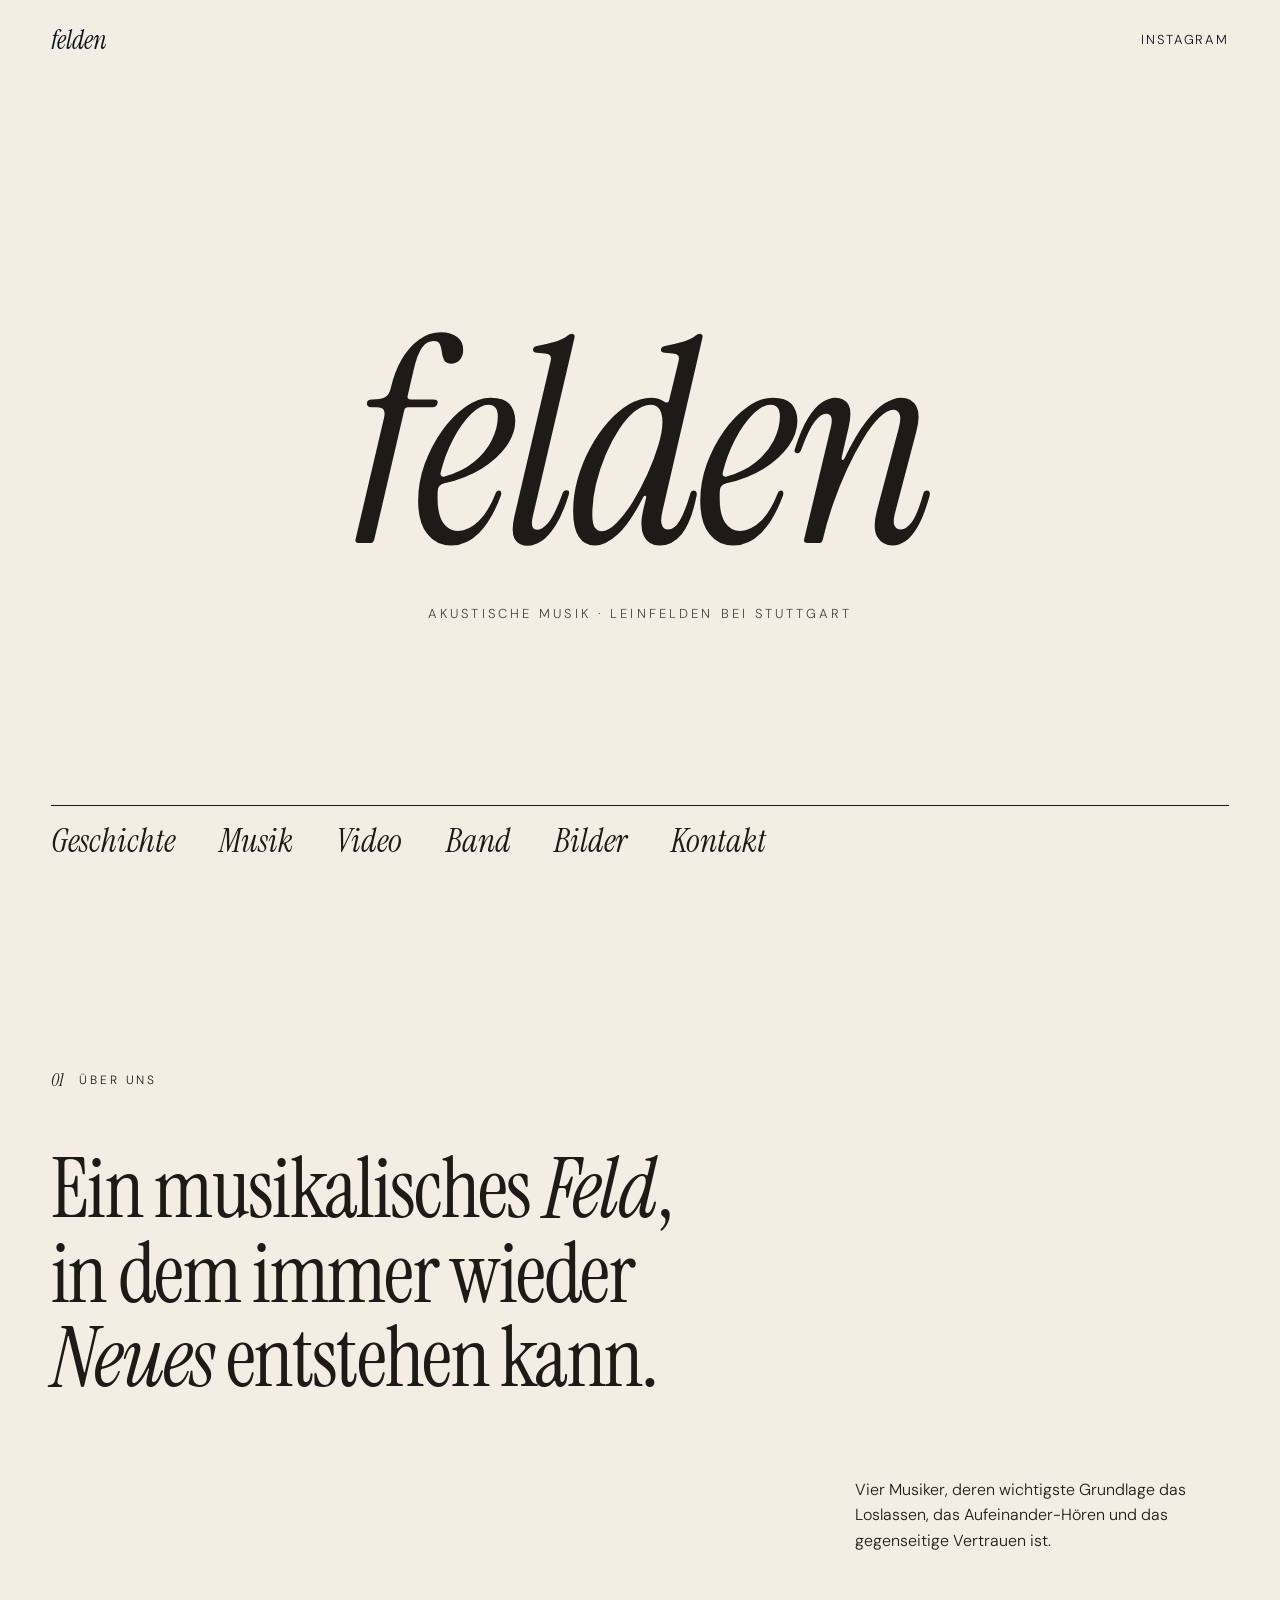
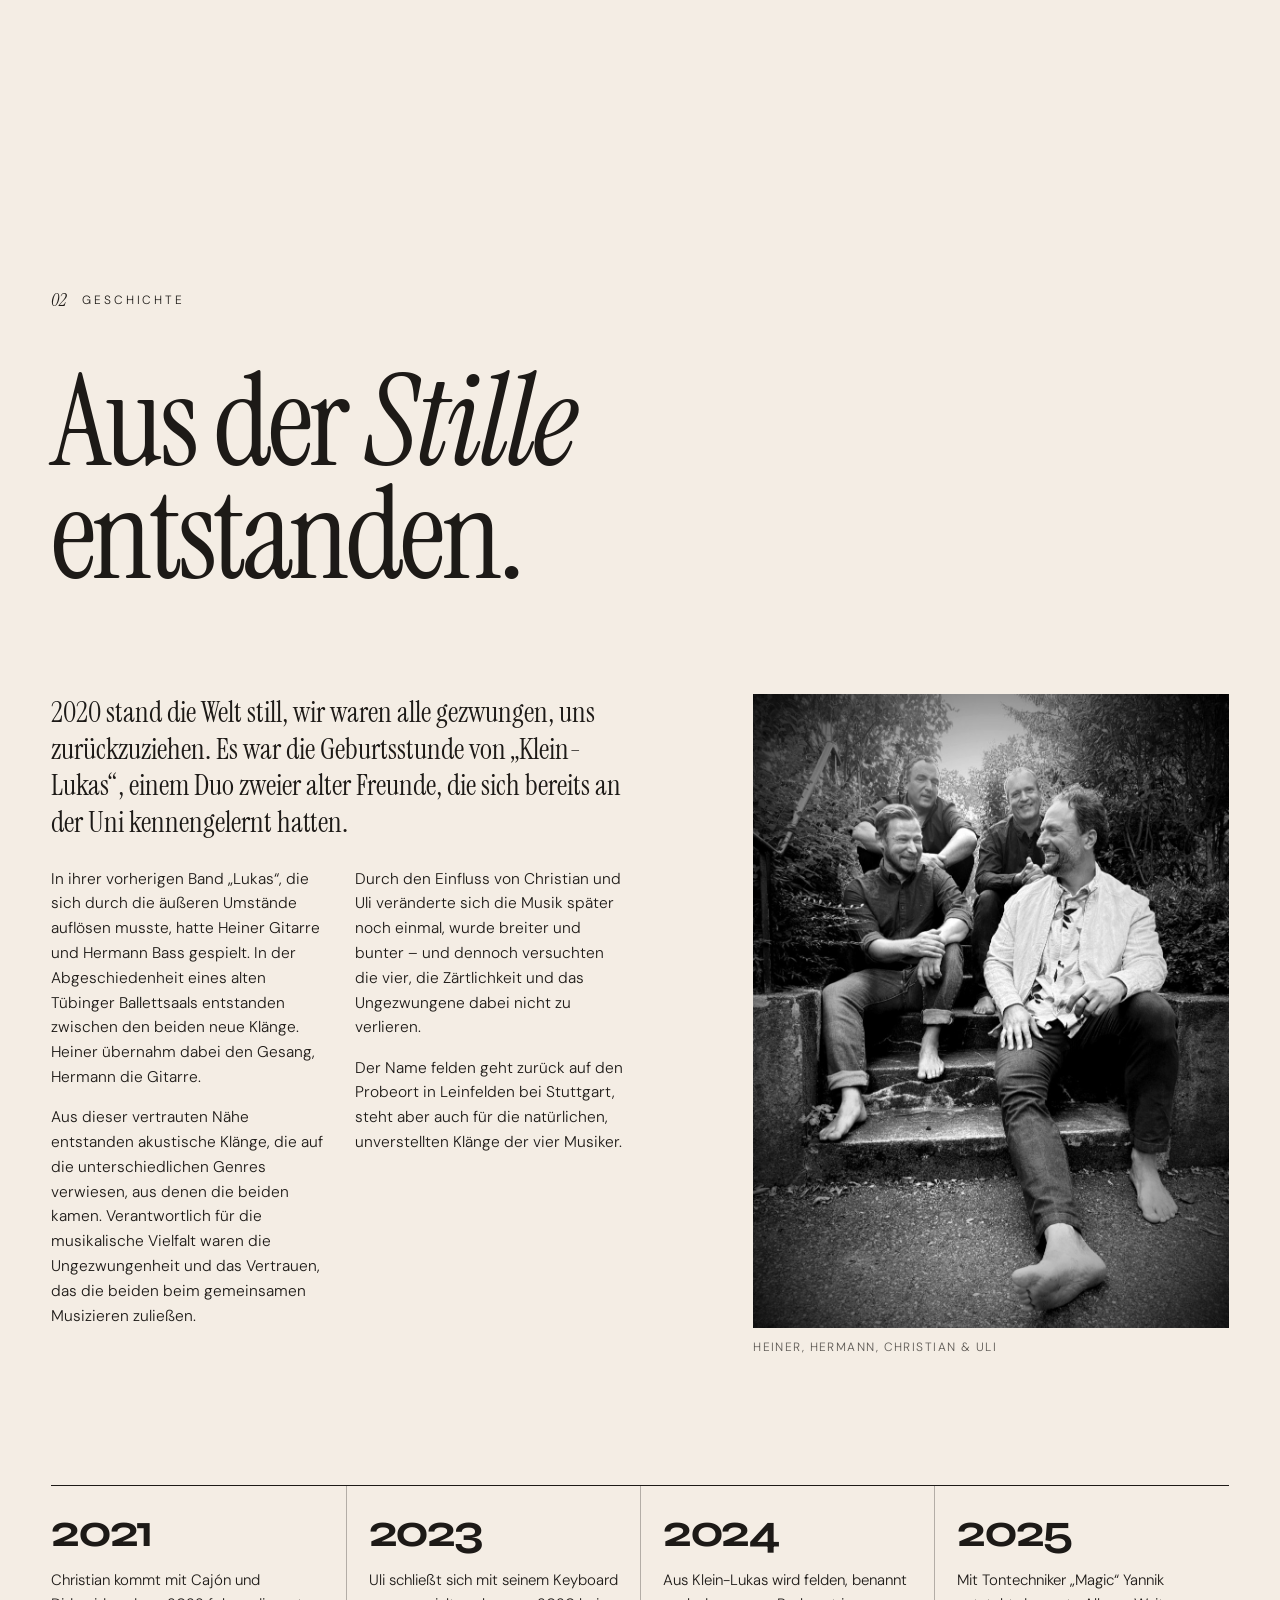
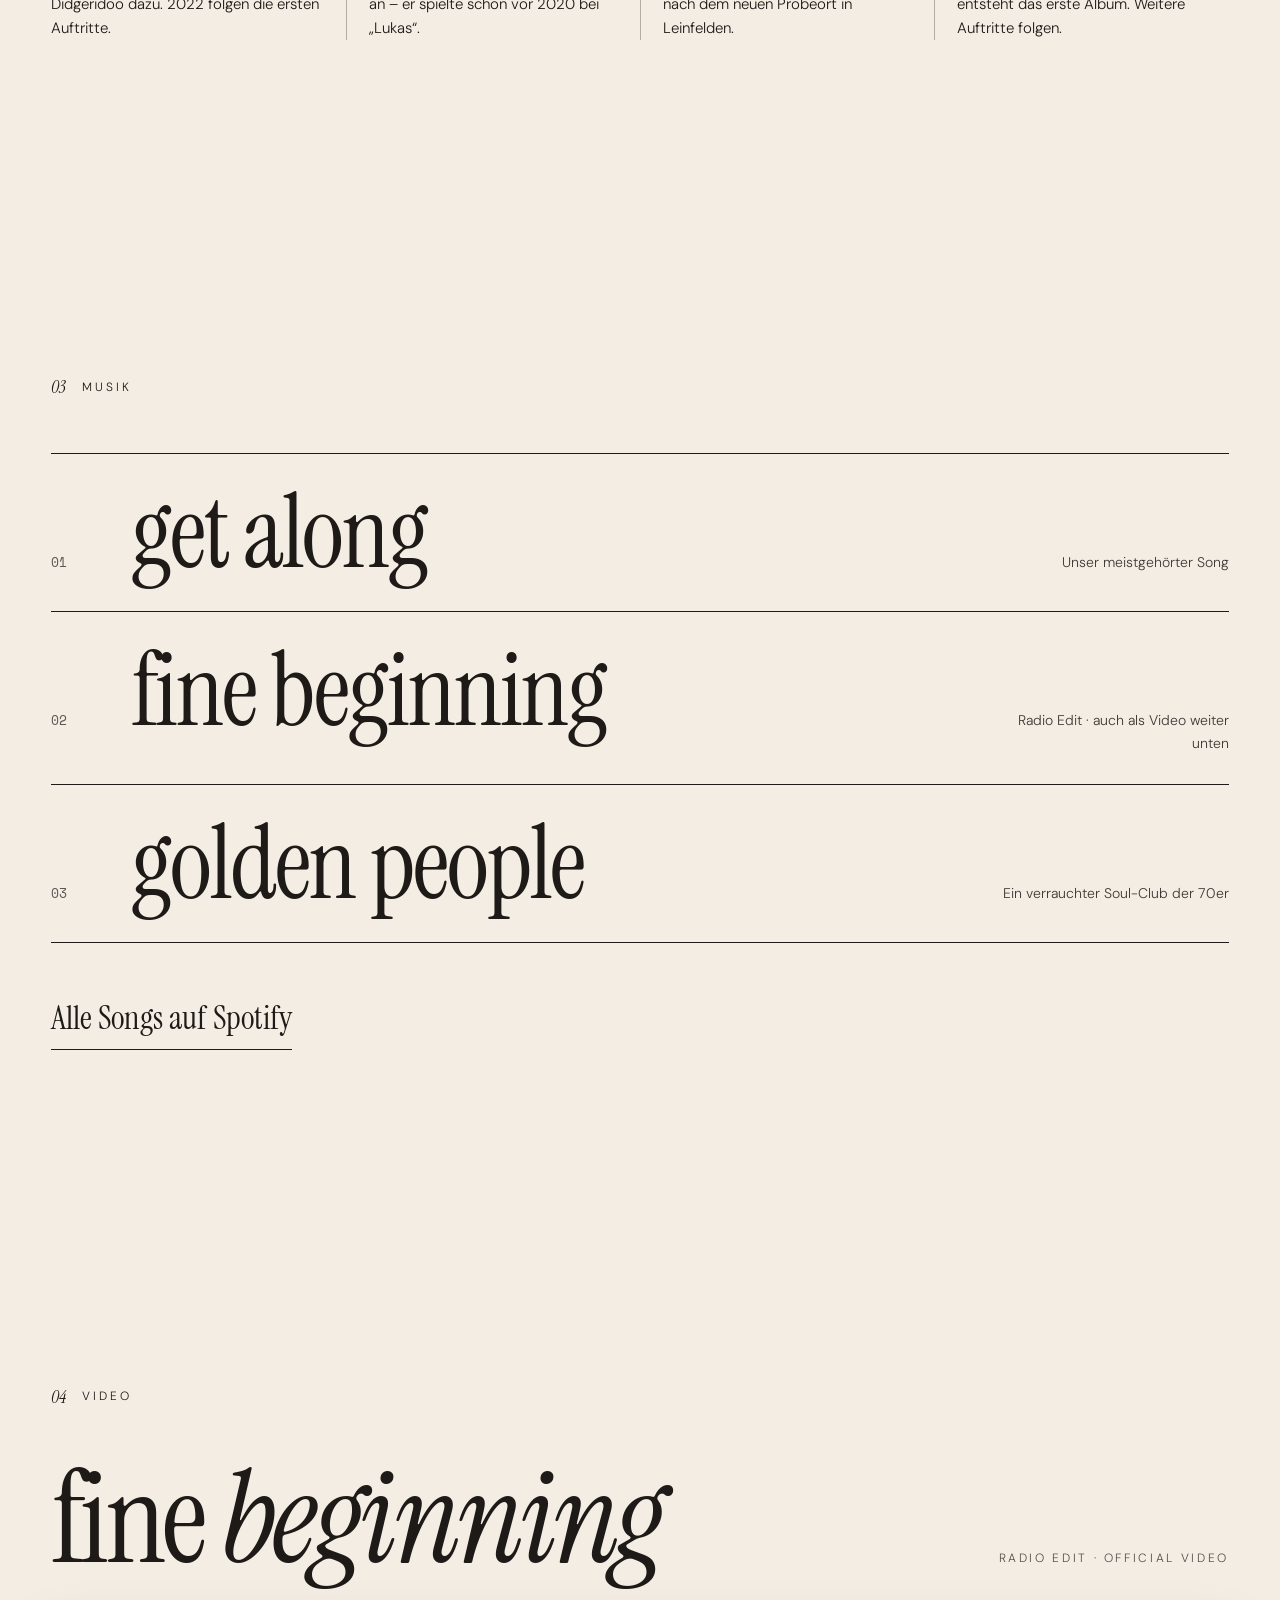
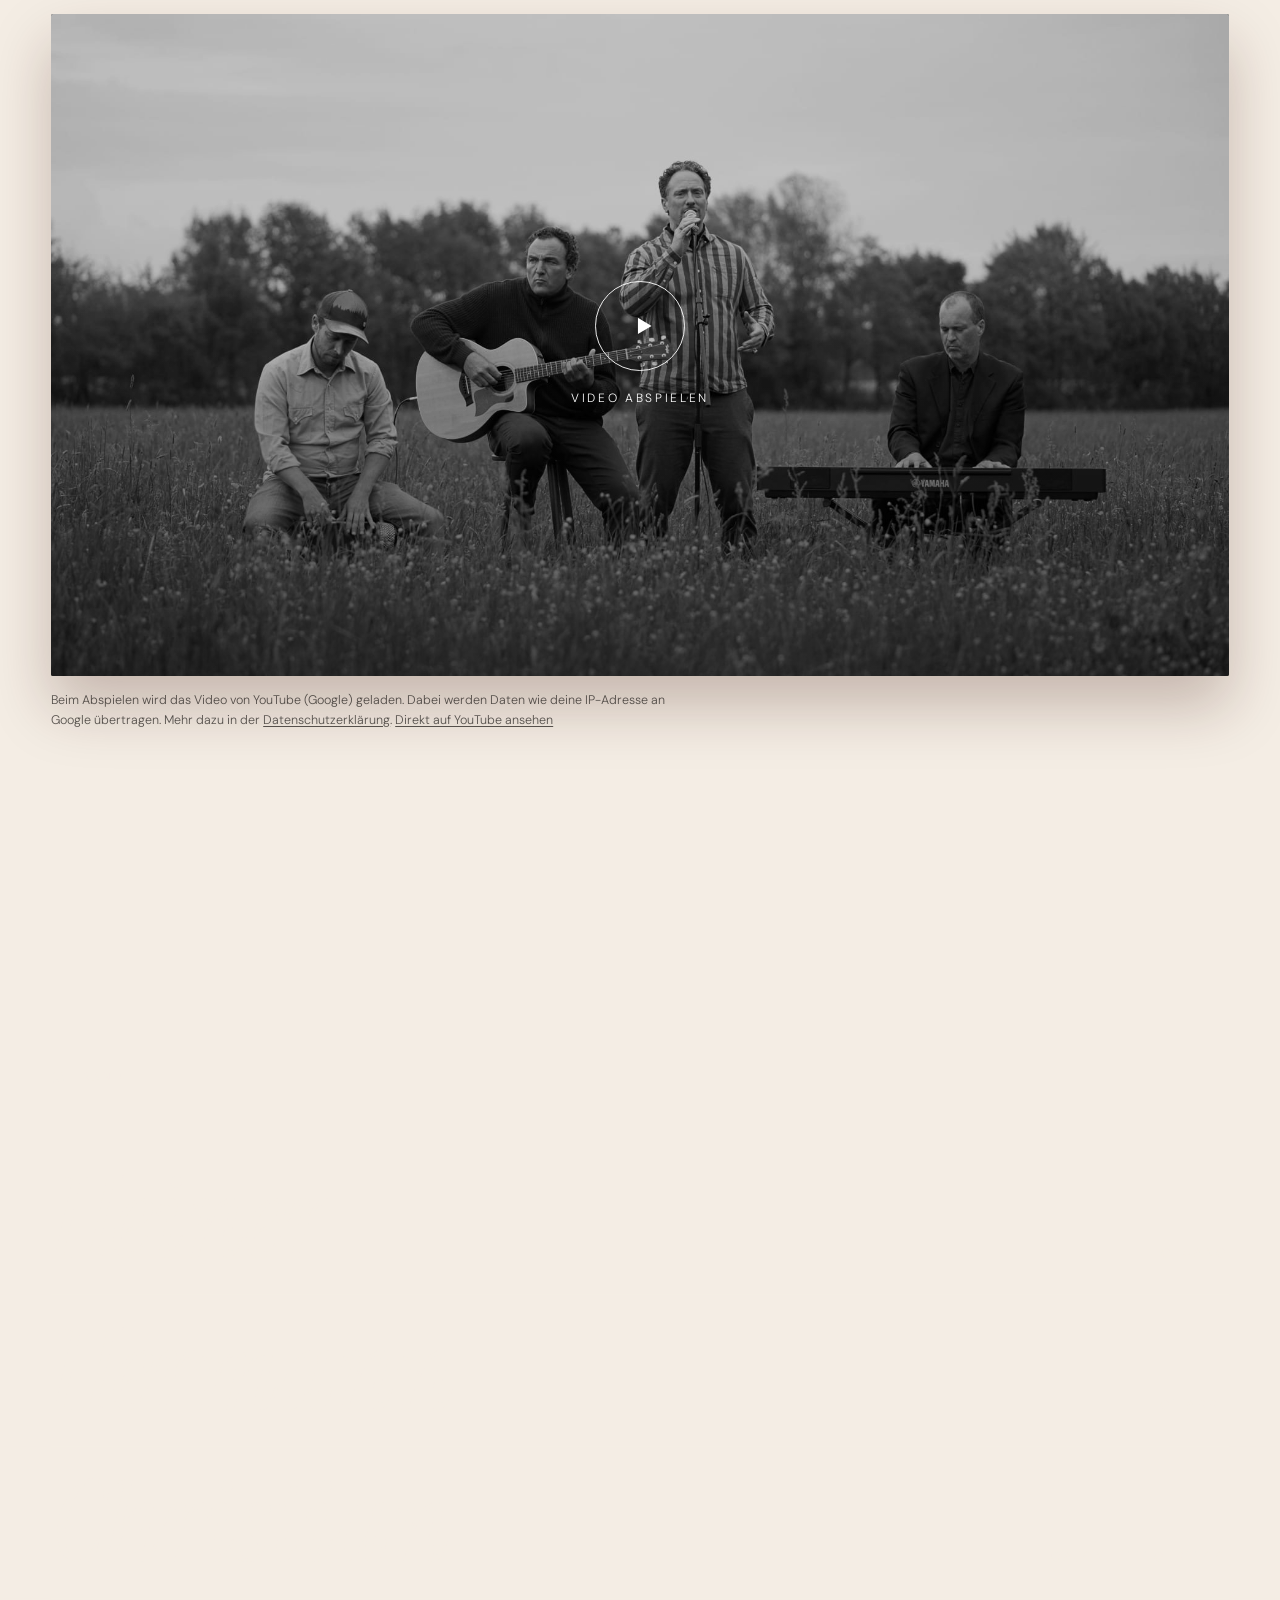
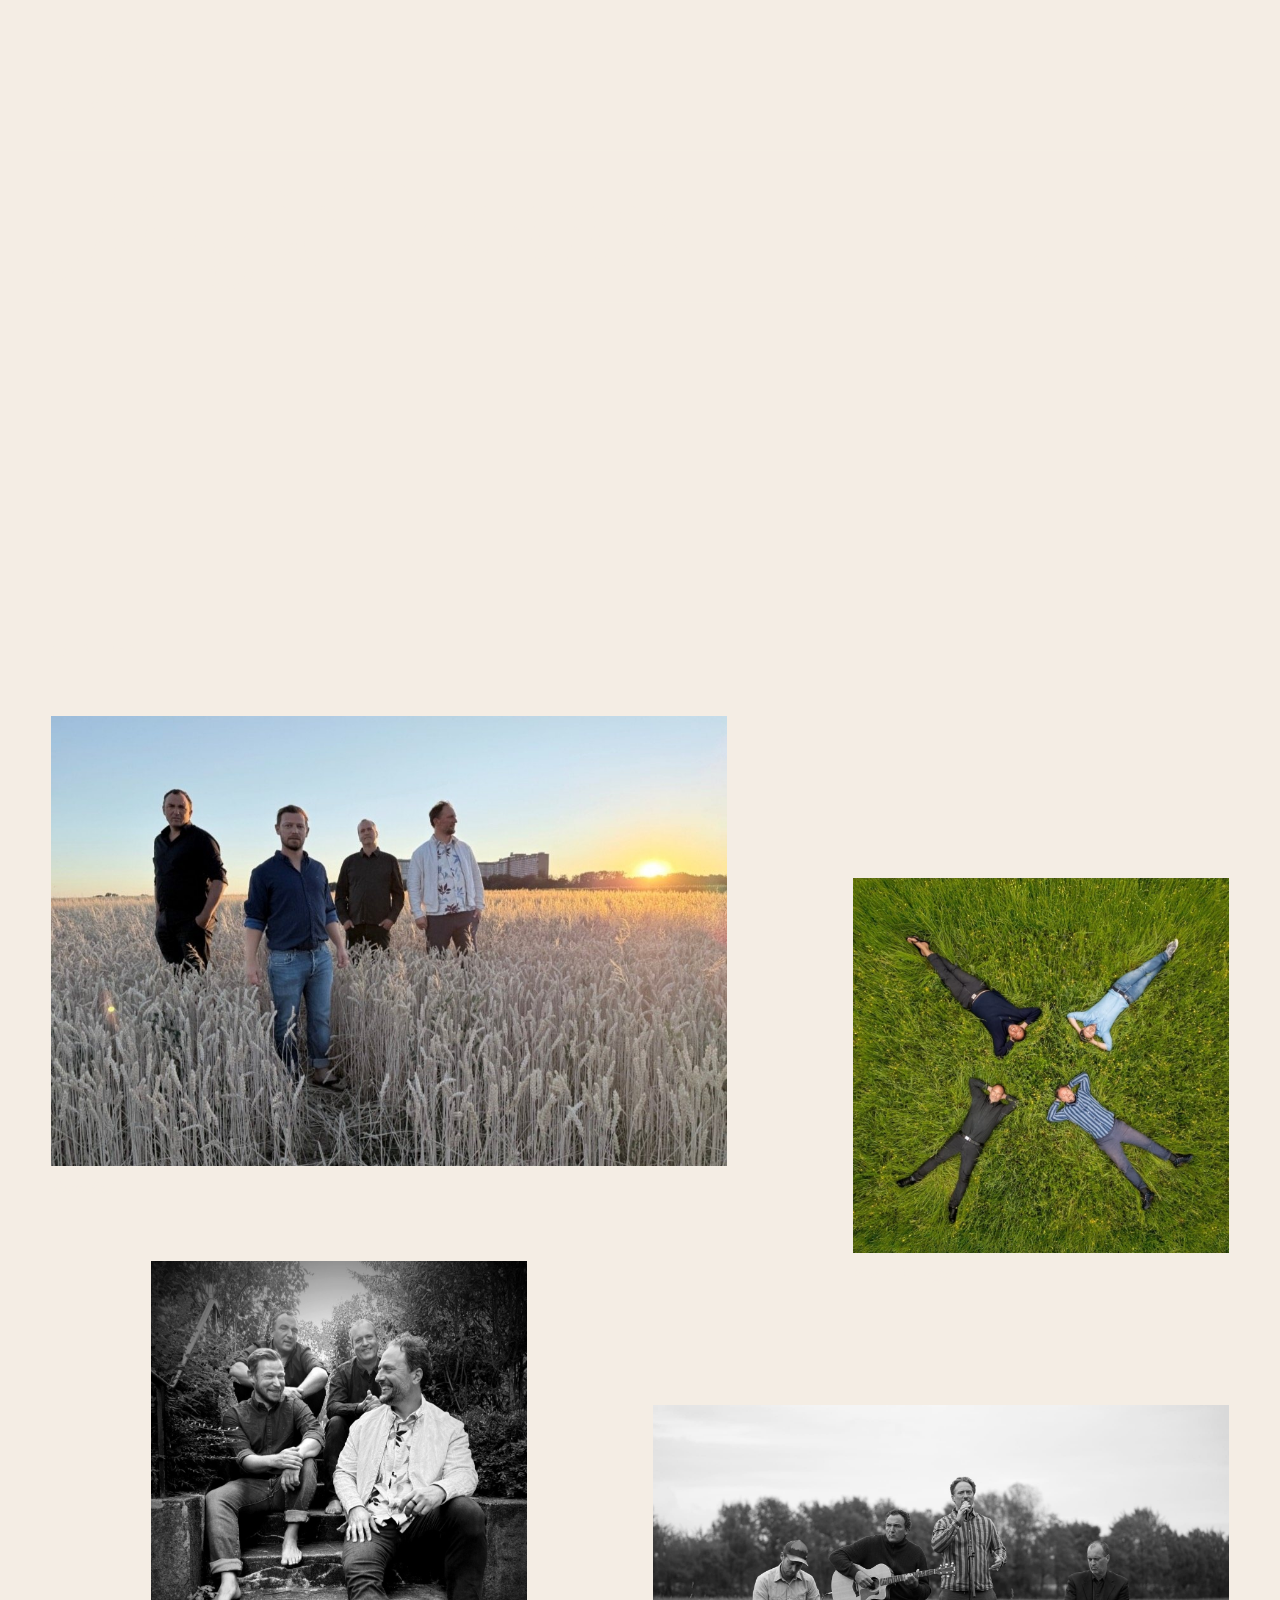
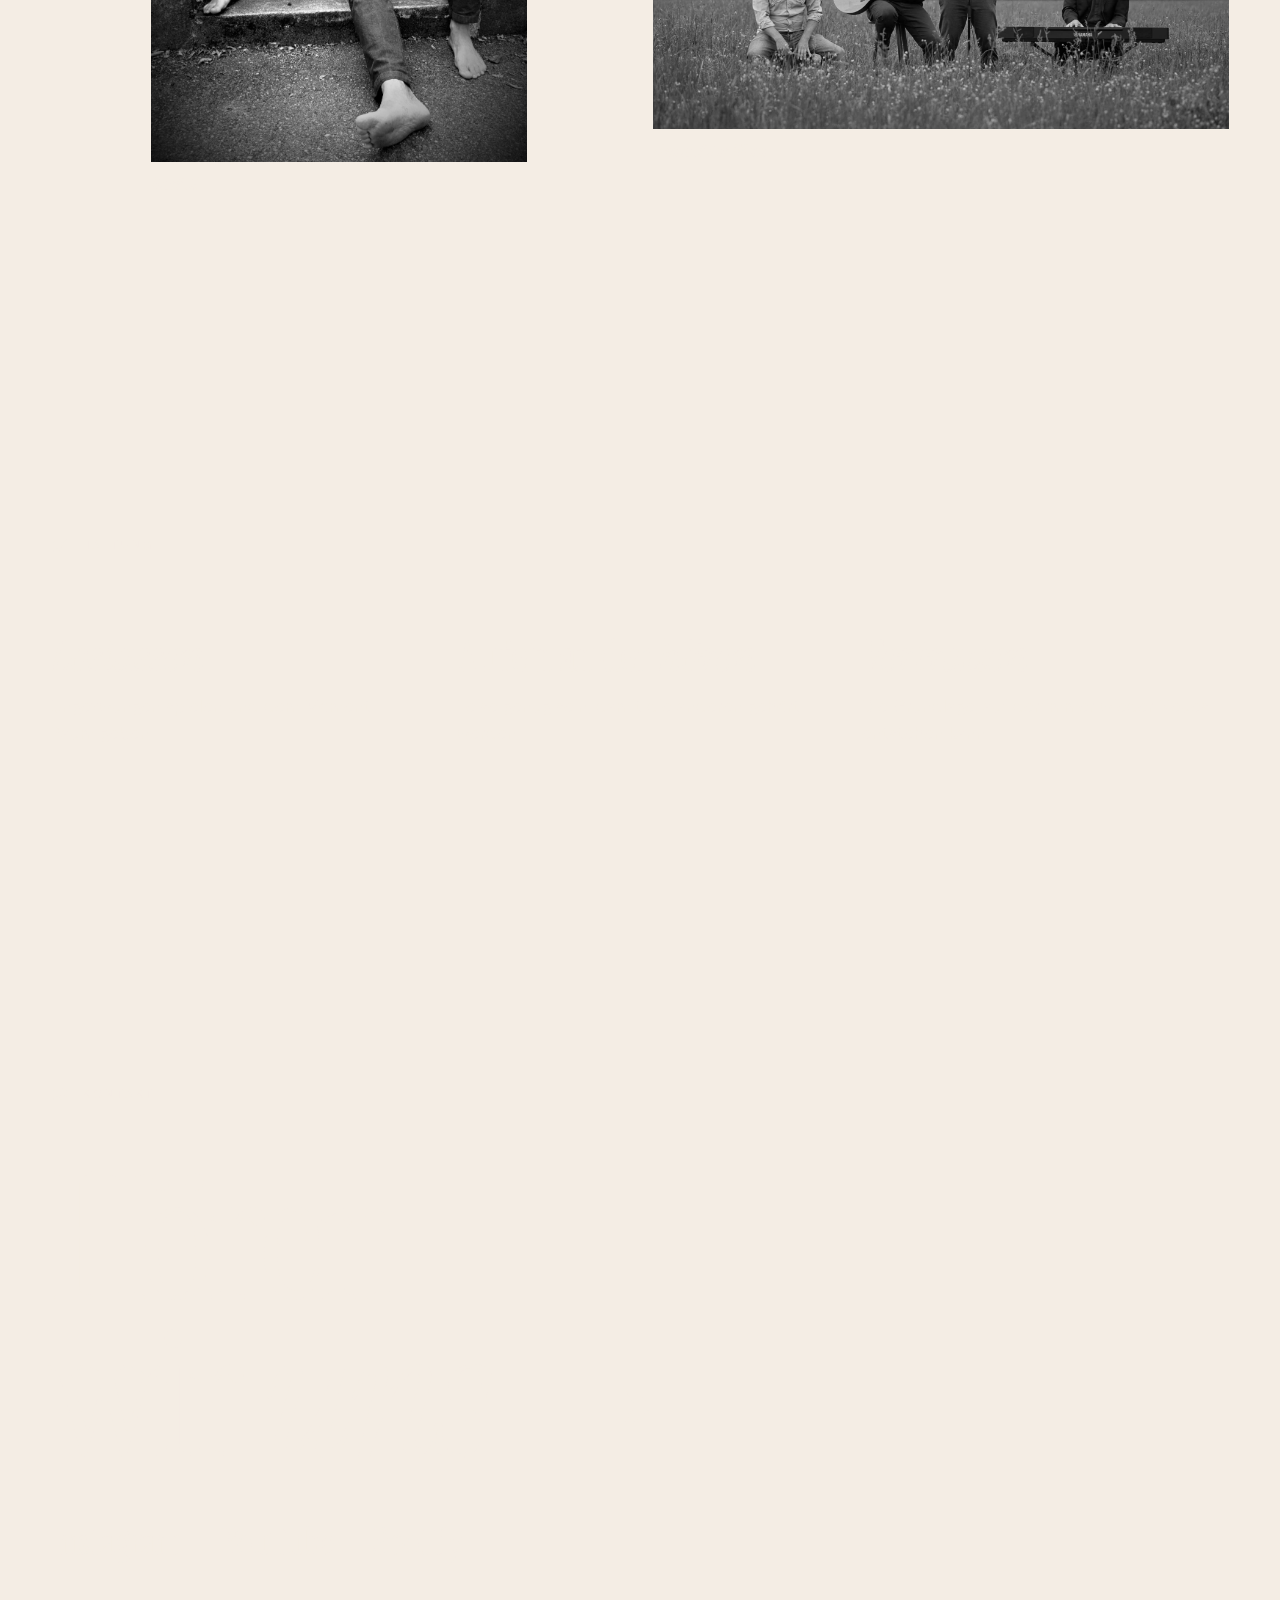
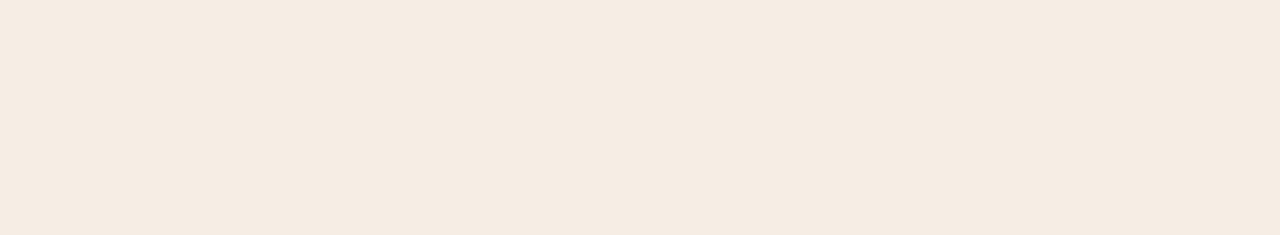
<file: index.html>
<!doctype html>
<html lang="de">
<head>
<meta charset="utf-8">
<meta name="viewport" content="width=device-width, initial-scale=1">
<meta name="theme-color" content="#f4ede4">
<title>felden</title>
<meta name="description" content="felden – akustische Musik aus Leinfelden bei Stuttgart.">
<meta property="og:title" content="felden">
<meta property="og:description" content="Ein musikalisches Feld, in dem immer wieder Neues entstehen kann.">
<meta property="og:image" content="images/feld-abend.jpg">
<link rel="stylesheet" href="fonts/fonts.css">
<style>
  :root{
    --teal:#004a62;
    --blue:#2779a7;
    --coral:#df6c4f;
    --cream:#f4ede4;
    --ink:#1d1a17;
    --bg:#f4ede4;
    --fg:#1d1a17;
    --sans:"DM Sans", system-ui, sans-serif;
    --serif:"Instrument Serif", Georgia, serif;
    --pad:clamp(16px,4vw,60px);
  }
  *{box-sizing:border-box;margin:0;padding:0}
  html{scroll-behavior:smooth}
  body{background:var(--bg);color:var(--fg);font-family:var(--sans);font-weight:300;font-size:17px;line-height:1.6;-webkit-font-smoothing:antialiased;overflow-x:hidden}
  img{display:block;max-width:100%}
  a{color:inherit;text-decoration:none}
  ::selection{background:var(--fg);color:var(--bg)}

  /* Top bar */
  .top{position:fixed;inset:0 0 auto 0;z-index:30;display:flex;justify-content:space-between;align-items:center;padding:20px var(--pad);mix-blend-mode:difference;color:#fff;pointer-events:none}
  .top a{pointer-events:auto}
  .top .logo{font-family:var(--serif);font-size:26px;font-style:italic}
  .top .ig{font-size:13px;letter-spacing:.14em;text-transform:uppercase}

  /* Hero */
  .hero{position:relative;height:100svh;min-height:600px;display:grid;grid-template-rows:1fr auto;padding:90px var(--pad) 40px;overflow:hidden}
  .hero .word-wrap{display:grid;place-items:center;position:relative;z-index:2;pointer-events:none}
  .hero .word{font-family:var(--serif);font-style:italic;font-weight:400;font-size:clamp(96px,22vw,340px);line-height:.9;letter-spacing:-.02em;white-space:nowrap}
  .f-serif{font-family:var(--serif);font-style:italic;font-weight:400}
  .hero .sub{position:absolute;left:0;right:0;top:calc(50% + clamp(70px,12vw,190px));text-align:center;font-size:13px;letter-spacing:.24em;text-transform:uppercase;opacity:.8;z-index:2;pointer-events:none}
  .hero-menu{position:relative;z-index:3;display:flex;justify-content:space-between;align-items:flex-end;gap:20px;flex-wrap:wrap;border-top:1px solid currentColor;padding-top:18px}
  .hero-menu ul{list-style:none;display:flex;gap:clamp(18px,3.4vw,52px);flex-wrap:wrap}
  .hero-menu a{font-family:var(--serif);font-style:italic;font-size:clamp(24px,2.6vw,36px);line-height:1;display:inline-block;transition:transform .35s, opacity .35s}
  .hero-menu ul:hover a{opacity:.45}
  .hero-menu ul a:hover{opacity:1;transform:translateY(-4px)}
  .hero-menu small{font-size:12px;letter-spacing:.18em;text-transform:uppercase;opacity:.75}

  section{position:relative;padding:clamp(90px,13vw,180px) var(--pad)}
  .eyebrow{font-size:12px;letter-spacing:.24em;text-transform:uppercase;opacity:.75;display:flex;gap:16px;align-items:center;margin-bottom:clamp(30px,4vw,56px)}
  .eyebrow b{font-weight:400;font-family:var(--serif);font-size:18px;letter-spacing:0;text-transform:none;font-style:italic}

  /* Intro */
  .intro p{font-family:var(--serif);font-size:clamp(38px,6.6vw,104px);line-height:1;letter-spacing:-.02em;max-width:16ch}
  .intro p em{font-style:italic}
  .intro .aside{display:flex;justify-content:flex-end;margin-top:clamp(40px,6vw,80px)}
  .intro .aside span{max-width:34ch;font-size:16px}

  /* Story – editorial */
  .story-grid{display:grid;grid-template-columns:repeat(12,1fr);gap:clamp(16px,2vw,32px);align-items:start}
  .story-grid h2{grid-column:1/-1;font-family:var(--serif);font-weight:400;font-size:clamp(56px,10vw,160px);line-height:.88;letter-spacing:-.03em;margin-bottom:clamp(40px,6vw,90px)}
  .story-grid h2 em{font-style:italic}
  .s-lead{grid-column:1/7;font-family:var(--serif);font-size:clamp(24px,2.3vw,34px);line-height:1.25}
  .s-img{grid-column:8/13;grid-row:span 3}
  .s-img img{width:100%;aspect-ratio:3/4;object-fit:cover}
  .s-img figcaption{font-size:12px;letter-spacing:.12em;text-transform:uppercase;margin-top:10px;opacity:.7}
  .s-text{grid-column:1/7;columns:2;column-gap:clamp(20px,2.4vw,36px);font-size:15.5px}
  .s-text p{margin-bottom:1em;break-inside:avoid-column}
  .timeline{grid-column:1/-1;margin-top:clamp(60px,8vw,110px);display:grid;grid-template-columns:repeat(4,1fr);border-top:1px solid currentColor}
  .timeline div{padding:22px 22px 0 0}
  .timeline div + div{padding-left:22px;border-left:1px solid color-mix(in srgb,currentColor 30%,transparent)}
  .timeline b{display:block;font-family:"Syne",sans-serif;font-weight:700;font-size:clamp(32px,3.6vw,56px);letter-spacing:-.05em;line-height:1;margin-bottom:14px}
  .timeline p{font-size:15px}

  /* Songs – hover list */
  .songs ol{list-style:none;border-top:1px solid currentColor}
  .songs li{border-bottom:1px solid currentColor;display:grid;grid-template-columns:60px 1fr auto;align-items:baseline;gap:20px;padding:clamp(18px,2.4vw,30px) 0;cursor:default}
  .songs li .n{font-family:"Space Mono",monospace;font-size:13px;opacity:.7}
  .songs li h3{font-family:var(--serif);font-weight:400;font-size:clamp(44px,8vw,128px);line-height:.95;letter-spacing:-.02em;transition:transform .5s cubic-bezier(.2,.7,.2,1)}
  .songs li:hover h3{transform:translateX(clamp(10px,2vw,30px));font-style:italic}
  .songs li .g{font-size:14px;max-width:24ch;text-align:right;opacity:.85}

  /* Band */
  .band-list{list-style:none}
  .band-list li{display:flex;justify-content:space-between;align-items:baseline;gap:20px;border-bottom:1px solid color-mix(in srgb,currentColor 25%,transparent);padding:clamp(10px,1.4vw,18px) 0}
  .band-list .nm{font-family:var(--serif);font-style:italic;font-size:clamp(48px,9vw,140px);line-height:1;transition:color .3s}
  .band-list li:hover .nm{color:#f6c3a8}
  .band-list .rl{font-size:13px;letter-spacing:.2em;text-transform:uppercase;opacity:.75;text-align:right}
  .band-list li.five .nm{opacity:.5}

  /* Gallery with perspective distortion */
  .gal{display:grid;grid-template-columns:repeat(12,1fr);gap:clamp(14px,2vw,30px);align-items:start}
  .gal img{width:100%;object-fit:cover}
  .gal figcaption{font-family:var(--serif);font-style:italic;font-size:18px;margin-top:8px}
  .ga{grid-column:1/8}.ga img{aspect-ratio:3/2}
  .gb{grid-column:9/13;margin-top:18vh}.gb img{aspect-ratio:1/1}
  .gc{grid-column:2/6;margin-top:-6vh}.gc img{aspect-ratio:3/4}
  .gd{grid-column:7/13;margin-top:10vh}.gd img{aspect-ratio:16/9}

  /* Values */
  .values{display:grid;grid-template-columns:repeat(3,1fr);gap:clamp(20px,3vw,48px)}
  .values div{border-top:1px solid currentColor;padding-top:20px}
  .values h3{font-family:var(--serif);font-weight:400;font-size:clamp(34px,3.6vw,54px);line-height:1;margin-bottom:14px}
  .values h3 em{font-style:italic}

  /* Contact */
  .contact{min-height:90svh;display:flex;flex-direction:column;justify-content:space-between}
  .contact a.big{font-family:var(--serif);font-size:clamp(64px,14vw,240px);line-height:.88;letter-spacing:-.03em;display:inline-block}
  .contact a.big em{font-style:italic}
  .contact a.big span{display:inline-block;transition:transform .5s cubic-bezier(.2,.7,.2,1)}
  .contact a.big:hover span{transform:translateX(.12em)}
  .contact a.big:hover{color:var(--coral)}
  .contact a.big{transition:color .4s}
  .contact .foot{display:flex;justify-content:space-between;flex-wrap:wrap;gap:16px;font-size:13px;letter-spacing:.12em;text-transform:uppercase;border-top:1px solid currentColor;padding-top:20px;margin-top:60px}

  /* Reveal */
  .r{opacity:0;transform:translateY(40px);transition:opacity 1.1s ease,transform 1.1s cubic-bezier(.2,.7,.2,1)}
  .r.in{opacity:1;transform:none}
  @media (prefers-reduced-motion:reduce){
    body{transition:none}
    .r{opacity:1;transform:none;transition:none}
  }

  @media (max-width:900px){
    .s-lead,.s-text,.s-img{grid-column:1/-1}
    .s-img{grid-row:auto}
    .s-text{columns:1}
    .timeline{grid-template-columns:1fr 1fr}
    .timeline div,.timeline div + div{padding:20px 14px 20px 0;border-left:0}
    .timeline div:nth-child(even){padding-left:14px;border-left:1px solid color-mix(in srgb,currentColor 30%,transparent)}
    .songs li{grid-template-columns:36px 1fr}
    .songs li .g{grid-column:2;text-align:left}
    .ga,.gb,.gc,.gd{grid-column:1/-1;margin-top:0}
    .values{grid-template-columns:1fr}
    .hero{cursor:auto}
    .hero-menu small{display:none}
  }
  @media (max-width:560px){
    .hero-menu ul{gap:14px 20px}
    .band-list li{flex-direction:column;gap:2px}
    .band-list .rl{text-align:left}
  }

  /* YouTube – Zwei-Klick-Lösung (DSGVO) */
  .yt{position:relative;aspect-ratio:16/9;overflow:hidden;background:#000}
  .yt img{width:100%;height:100%;object-fit:cover;opacity:.78;transition:transform 1.2s cubic-bezier(.2,.7,.2,1),opacity .6s}
  .yt:hover img{transform:scale(1.03);opacity:.65}
  .yt-btn{position:absolute;inset:0;display:flex;flex-direction:column;align-items:center;justify-content:center;gap:18px;background:linear-gradient(180deg,rgba(0,0,0,0) 40%,rgba(0,0,0,.4));border:0;color:#fff;cursor:pointer;font:inherit}
  .yt-circle{width:clamp(64px,7vw,92px);height:clamp(64px,7vw,92px);border-radius:50%;border:1px solid rgba(255,255,255,.9);display:grid;place-items:center;transition:background .35s,color .35s,transform .35s}
  .yt-circle svg{width:34%;height:34%;margin-left:6%}
  .yt-btn:hover .yt-circle,.yt-btn:focus-visible .yt-circle{background:#fff;color:#111;transform:scale(1.06)}
  .yt-t{font-size:12px;letter-spacing:.22em;text-transform:uppercase}
  .yt iframe{position:absolute;inset:0;width:100%;height:100%;border:0}
  .yt-note{font-size:12.5px;line-height:1.6;opacity:.72;margin-top:14px;max-width:80ch}
  .yt-note a{text-decoration:underline;text-underline-offset:2px}
  .vid-head{display:flex;justify-content:space-between;align-items:baseline;flex-wrap:wrap;gap:12px;margin-bottom:clamp(24px,3vw,40px)}
  .vid-head h2{font-family:var(--serif);font-weight:400;font-size:clamp(56px,10vw,160px);line-height:.88;letter-spacing:-.03em}
  .vid-head h2 em{font-style:italic}
  .vid-head span{font-size:12px;letter-spacing:.22em;text-transform:uppercase;opacity:.75}
  .yt{border-radius:2px;box-shadow:0 30px 60px rgba(60,20,10,.25)}
  .legal{display:flex;gap:20px}
  .socials{display:flex;flex-wrap:wrap;gap:clamp(18px,3vw,48px);margin-top:clamp(28px,4vw,48px)}
  .socials a{font-family:var(--serif);font-size:clamp(26px,3vw,42px);line-height:1;border-bottom:1px solid currentColor;padding-bottom:4px;transition:color .3s,font-style .3s}
  .socials a:hover{color:var(--coral);font-style:italic}
  .songs li h3 a{display:block}
  .songs .all{display:inline-block;margin-top:clamp(28px,4vw,48px);font-family:var(--serif);font-size:clamp(24px,2.6vw,36px);border-bottom:1px solid currentColor;padding-bottom:4px}
  .songs .all:hover{font-style:italic}
</style>
</head>
<body>

<div class="top">
  <a class="logo" href="#top">felden</a>
  <a class="ig" href="https://www.instagram.com/felden.music" target="_blank" rel="noopener">Instagram</a>
</div>

<header class="hero" id="top" data-bg="#f4ede4" data-fg="#1d1a17">
  <div class="word-wrap"><div class="word">felden</div></div>
  <div class="sub">Akustische Musik · Leinfelden bei Stuttgart</div>
  <nav class="hero-menu">
    <ul id="menu">
      <li><a href="#geschichte">Geschichte</a></li>
      <li><a href="#musik">Musik</a></li>
      <li><a href="#video">Video</a></li>
      <li><a href="#band">Band</a></li>
      <li><a href="#bilder">Bilder</a></li>
      <li><a href="#kontakt">Kontakt</a></li>
    </ul>
  </nav>
</header>

<section class="intro" data-bg="#f1e3cf" data-fg="#1d1a17">
  <div class="eyebrow r"><b>01</b> Über uns</div>
  <p class="r">Ein musikalisches <em>Feld</em>, in dem immer wieder <em>Neues</em> entstehen kann.</p>
  <div class="aside r"><span>Vier Musiker, deren wichtigste Grundlage das Loslassen, das Aufeinander-Hören und das gegenseitige Vertrauen ist.</span></div>
</section>

<section id="geschichte" data-bg="#eed6b8" data-fg="#1d1a17">
  <div class="eyebrow r"><b>02</b> Geschichte</div>
  <div class="story-grid">
    <h2 class="r">Aus der <em>Stille</em><br>entstanden.</h2>
    <p class="s-lead r">2020 stand die Welt still, wir waren alle gezwungen, uns zurückzuziehen. Es war die Geburtsstunde von „Klein-Lukas“, einem Duo zweier alter Freunde, die sich bereits an der Uni kennengelernt hatten.</p>
    <figure class="s-img r">
      <img src="images/treppe.jpg" alt="Die Band barfuß lachend auf einer Steintreppe" loading="lazy">
      <figcaption>Heiner, Hermann, Christian &amp; Uli</figcaption>
    </figure>
    <div class="s-text r">
      <p>In ihrer vorherigen Band „Lukas“, die sich durch die äußeren Umstände auflösen musste, hatte Heiner Gitarre und Hermann Bass gespielt. In der Abgeschiedenheit eines alten Tübinger Ballettsaals entstanden zwischen den beiden neue Klänge. Heiner übernahm dabei den Gesang, Hermann die Gitarre.</p>
      <p>Aus dieser vertrauten Nähe entstanden akustische Klänge, die auf die unterschiedlichen Genres verwiesen, aus denen die beiden kamen. Verantwortlich für die musikalische Vielfalt waren die Ungezwungenheit und das Vertrauen, das die beiden beim gemeinsamen Musizieren zuließen.</p>
      <p>Durch den Einfluss von Christian und Uli veränderte sich die Musik später noch einmal, wurde breiter und bunter – und dennoch versuchten die vier, die Zärtlichkeit und das Ungezwungene dabei nicht zu verlieren.</p>
      <p>Der Name felden geht zurück auf den Probeort in Leinfelden bei Stuttgart, steht aber auch für die natürlichen, unverstellten Klänge der vier Musiker.</p>
    </div>
    <div class="timeline r">
      <div><b>2021</b><p>Christian kommt mit Cajón und Didgeridoo dazu. 2022 folgen die ersten Auftritte.</p></div>
      <div><b>2023</b><p>Uli schließt sich mit seinem Keyboard an – er spielte schon vor 2020 bei „Lukas“.</p></div>
      <div><b>2024</b><p>Aus Klein-Lukas wird felden, benannt nach dem neuen Probeort in Leinfelden.</p></div>
      <div><b>2025</b><p>Mit Tontechniker „Magic“ Yannik entsteht das erste Album. Weitere Auftritte folgen.</p></div>
    </div>
  </div>
</section>

<section class="songs" id="musik" data-bg="#eaae90" data-fg="#1d1a17">
  <div class="eyebrow r"><b>03</b> Musik</div>
  <ol>
    <li class="r"><span class="n">01</span><h3><a href="https://open.spotify.com/artist/2TYIWhqs4LQytH0IXlrEBR" target="_blank" rel="noopener">get along</a></h3><span class="g">Unser meistgehörter Song</span></li>
    <li class="r"><span class="n">02</span><h3><a href="https://open.spotify.com/artist/2TYIWhqs4LQytH0IXlrEBR" target="_blank" rel="noopener">fine beginning</a></h3><span class="g">Radio Edit · auch als Video weiter unten</span></li>
    <li class="r"><span class="n">03</span><h3><a href="https://open.spotify.com/artist/2TYIWhqs4LQytH0IXlrEBR" target="_blank" rel="noopener">golden people</a></h3><span class="g">Ein verrauchter Soul-Club der 70er</span></li>
  </ol>
  <a class="all r" href="https://open.spotify.com/artist/2TYIWhqs4LQytH0IXlrEBR" target="_blank" rel="noopener">Alle Songs auf Spotify</a>
</section>

<section class="vid" id="video" data-bg="#df6c4f" data-fg="#1d1a17">
  <div class="eyebrow r"><b>04</b> Video</div>
  <div class="vid-head r"><h2>fine <em>beginning</em></h2><span>Radio Edit · Official Video</span></div>
  <div class="r">
    <div class="yt" data-id="N66QxHXJvBc" data-title="felden – fine beginning (Radio Edit) [Official Video]">
      <img src="images/wiese-live.jpg" alt="Vorschaubild: felden spielen auf einer Wiese" loading="lazy">
      <button class="yt-btn" type="button" aria-label="Video von YouTube laden und abspielen">
        <span class="yt-circle"><svg viewBox="0 0 24 24" aria-hidden="true"><path d="M8 5.5v13l11-6.5z" fill="currentColor"/></svg></span>
        <span class="yt-t">Video abspielen</span>
      </button>
    </div>
    <p class="yt-note">Beim Abspielen wird das Video von YouTube (Google) geladen. Dabei werden Daten wie deine IP-Adresse an Google übertragen. Mehr dazu in der <a href="datenschutz.html">Datenschutzerklärung</a>. <a href="https://youtu.be/N66QxHXJvBc" target="_blank" rel="noopener">Direkt auf YouTube ansehen</a></p>
  </div>
</section>

<section id="band" data-bg="#2779a7" data-fg="#f4ede4">
  <div class="eyebrow r"><b>05</b> Band</div>
  <ul class="band-list" id="bandlist">
    <li class="r"><span class="nm">Heiner</span><span class="rl">Gesang</span></li>
    <li class="r"><span class="nm">Hermann</span><span class="rl">Gitarre</span></li>
    <li class="r"><span class="nm">Christian</span><span class="rl">Cajón · Didgeridoo</span></li>
    <li class="r"><span class="nm">Uli</span><span class="rl">Keyboard</span></li>
    <li class="r five"><span class="nm">„Magic“ Yannik</span><span class="rl">Ton · der fünfte Mann</span></li>
  </ul>
</section>

<section class="gallery" id="bilder" data-bg="#165c7a" data-fg="#f4ede4">
  <div class="eyebrow r"><b>06</b> Bilder</div>
  <div class="gal">
    <figure class="ga"><img src="images/feld-abend.jpg" alt="Die Band im Weizenfeld bei Sonnenuntergang" loading="lazy"><figcaption>Abendfeld</figcaption></figure>
    <figure class="gb"><img src="images/wiese-oben.jpg" alt="Die vier Musiker liegen sternförmig im Gras" loading="lazy"><figcaption>Vier Richtungen</figcaption></figure>
    <figure class="gc"><img src="images/treppe.jpg" alt="Die Band barfuß auf einer Steintreppe" loading="lazy"><figcaption>Barfuß</figcaption></figure>
    <figure class="gd"><img src="images/wiese-live.jpg" alt="felden spielen akustisch auf einer Blumenwiese" loading="lazy"><figcaption>Live auf der Wiese</figcaption></figure>
  </div>
</section>

<section data-bg="#004a62" data-fg="#f4ede4">
  <div class="eyebrow r"><b>07</b> Haltung</div>
  <div class="values">
    <div class="r"><h3><em>Loslassen</em></h3><p>Ungezwungen spielen und dem Moment Raum geben.</p></div>
    <div class="r"><h3>Aufeinander <em>hören</em></h3><p>Leise genug sein, damit die anderen gehört werden.</p></div>
    <div class="r"><h3><em>Vertrauen</em></h3><p>Die Grundlage, auf der immer wieder Neues entstehen kann.</p></div>
  </div>
</section>

<section class="contact" id="kontakt" data-bg="#06303f" data-fg="#f4ede4">
  <div>
    <div class="eyebrow r"><b>08</b> Kontakt</div>
    <a class="big r" href="https://www.instagram.com/felden.music" target="_blank" rel="noopener">Hören<br>wir <em>uns</em> <span>→</span></a>
    <div class="socials r">
      <a href="https://www.instagram.com/felden.music" target="_blank" rel="noopener">Instagram</a>
      <a href="https://www.youtube.com/@feldengreatmusic" target="_blank" rel="noopener">YouTube</a>
      <a href="https://open.spotify.com/artist/2TYIWhqs4LQytH0IXlrEBR" target="_blank" rel="noopener">Spotify</a>
    </div>
  </div>
  <div class="foot">
    <span>© <span id="y">2026</span> felden</span>
    <span class="legal"><a href="impressum.html">Impressum</a><a href="datenschutz.html">Datenschutz</a></span>
    <a href="#top">Nach oben ↑</a>
  </div>
</section>



<script>
(() => {
  const reduce = matchMedia('(prefers-reduced-motion: reduce)').matches;
  document.getElementById('y').textContent = new Date().getFullYear();
  const root = document.documentElement;

  /* Background: ein Tag auf dem Feld – sanft interpoliert, Morgen bis Mitternacht */
  const meta = document.querySelector('meta[name=theme-color]');
  const secs = [...document.querySelectorAll('[data-bg]')];
  const hex = s => [1,3,5].map(i => parseInt(s.slice(i, i + 2), 16));
  const cols = secs.map(s => hex(s.dataset.bg));
  secs.forEach(s => s.style.color = s.dataset.fg);
  const ease = t => t * t * (3 - 2 * t);
  const mix = (a, b, t) => a.map((v, i) => Math.round(v + (b[i] - v) * t));
  let ticking = false;
  function paint(){
    ticking = false;
    const mid = innerHeight / 2, zone = innerHeight * .45;
    let i = secs.findIndex(s => s.getBoundingClientRect().bottom > mid);
    if (i < 0) i = secs.length - 1;
    const r = secs[i].getBoundingClientRect();
    let c = cols[i];
    if (i > 0 && mid - r.top < zone) c = mix(cols[i - 1], cols[i], ease(.5 + (mid - r.top) / (2 * zone)));
    else if (i < secs.length - 1 && r.bottom - mid < zone) c = mix(cols[i], cols[i + 1], ease(.5 - (r.bottom - mid) / (2 * zone)));
    const css = `rgb(${c})`;
    document.body.style.backgroundColor = css;
    meta.setAttribute('content', css);
  }
  const req = () => { if (!ticking) { ticking = true; requestAnimationFrame(paint); } };
  addEventListener('scroll', req, {passive:true}); addEventListener('resize', req); paint();

  /* Reveal */
  const ro = new IntersectionObserver(es => es.forEach(e => {
    if (e.isIntersecting) { e.target.classList.add('in'); ro.unobserve(e.target); }
  }), {threshold:.1});
  document.querySelectorAll('.r').forEach(el => ro.observe(el));

  /* YouTube erst nach Klick laden (youtube-nocookie.com) */
  document.querySelectorAll('.yt').forEach(el => el.querySelector('.yt-btn').addEventListener('click', () => {
    const f = document.createElement('iframe');
    f.src = 'https://www.youtube-nocookie.com/embed/' + el.dataset.id + '?autoplay=1&rel=0&modestbranding=1';
    f.title = el.dataset.title;
    f.allow = 'autoplay; encrypted-media; picture-in-picture; fullscreen';
    f.allowFullscreen = true;
    f.referrerPolicy = 'strict-origin-when-cross-origin';
    el.replaceChildren(f);
  }));
})();
</script>
</body>
</html>
</file>
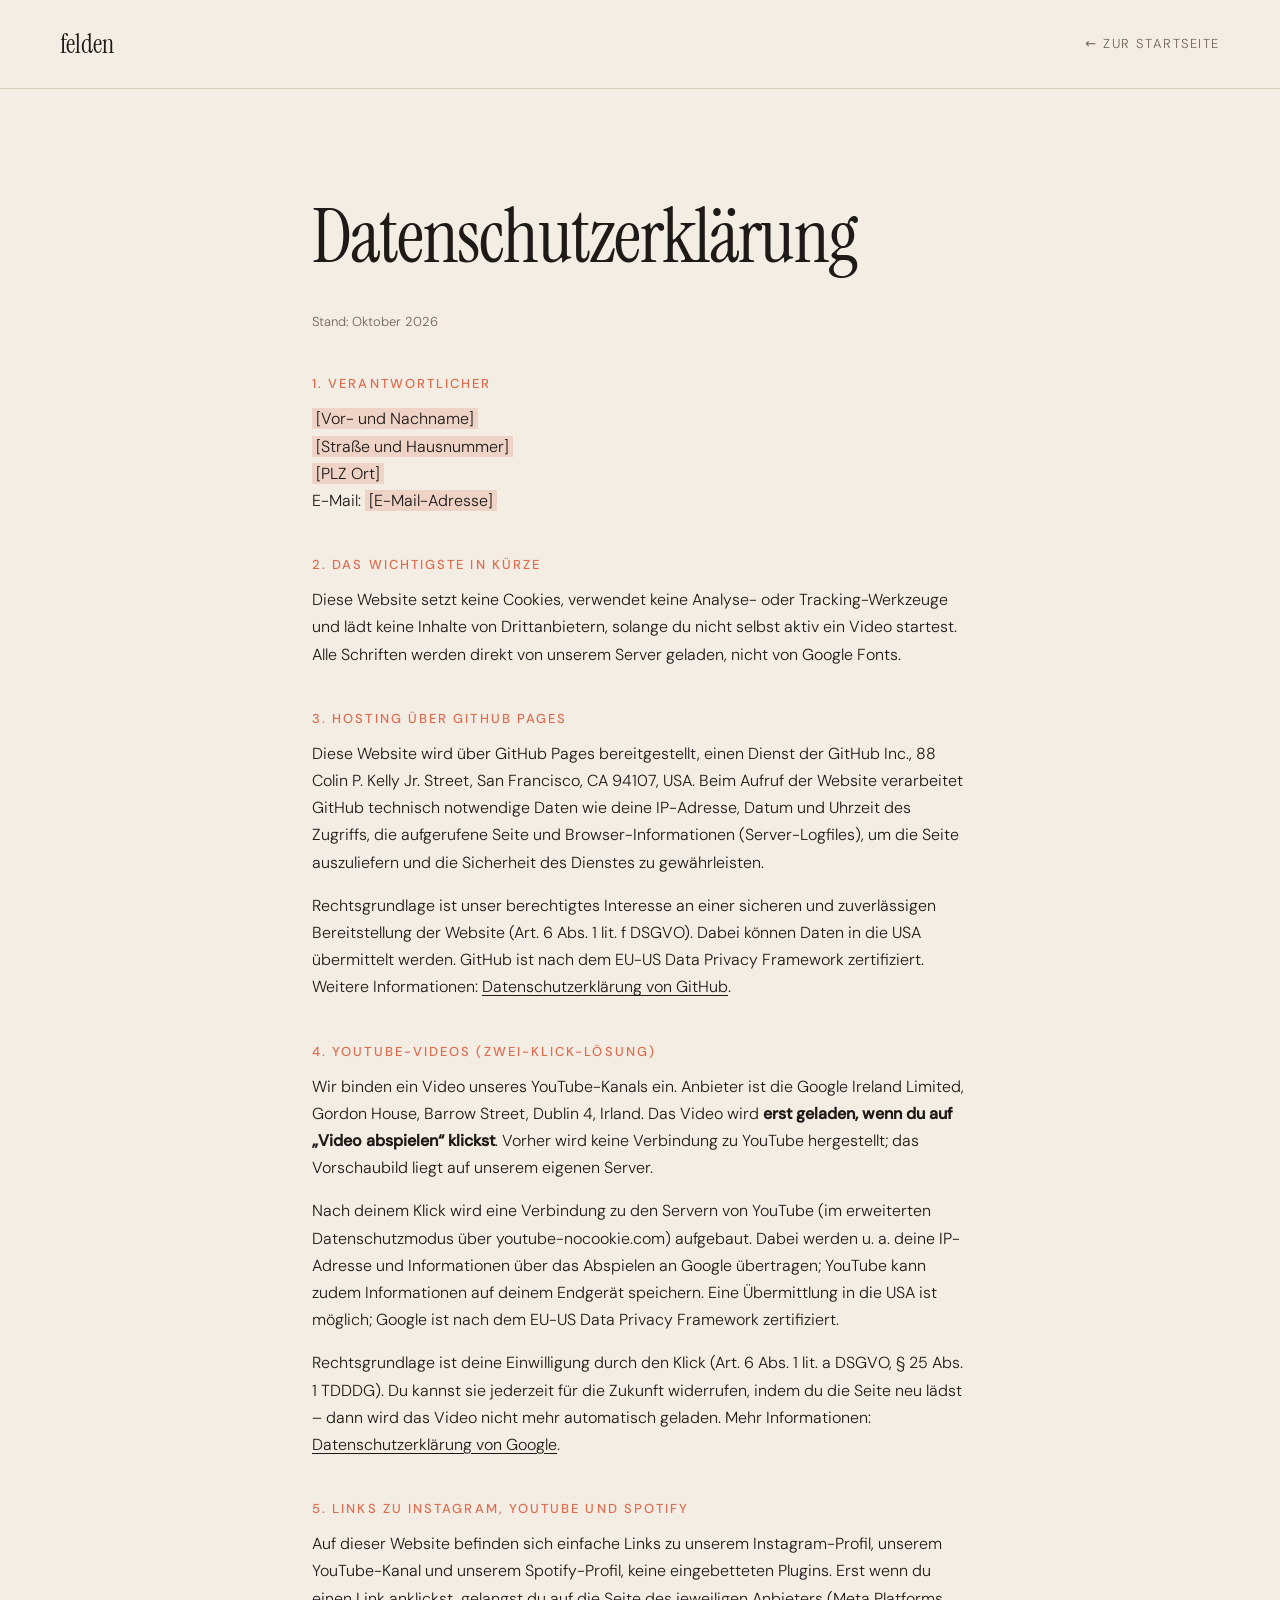
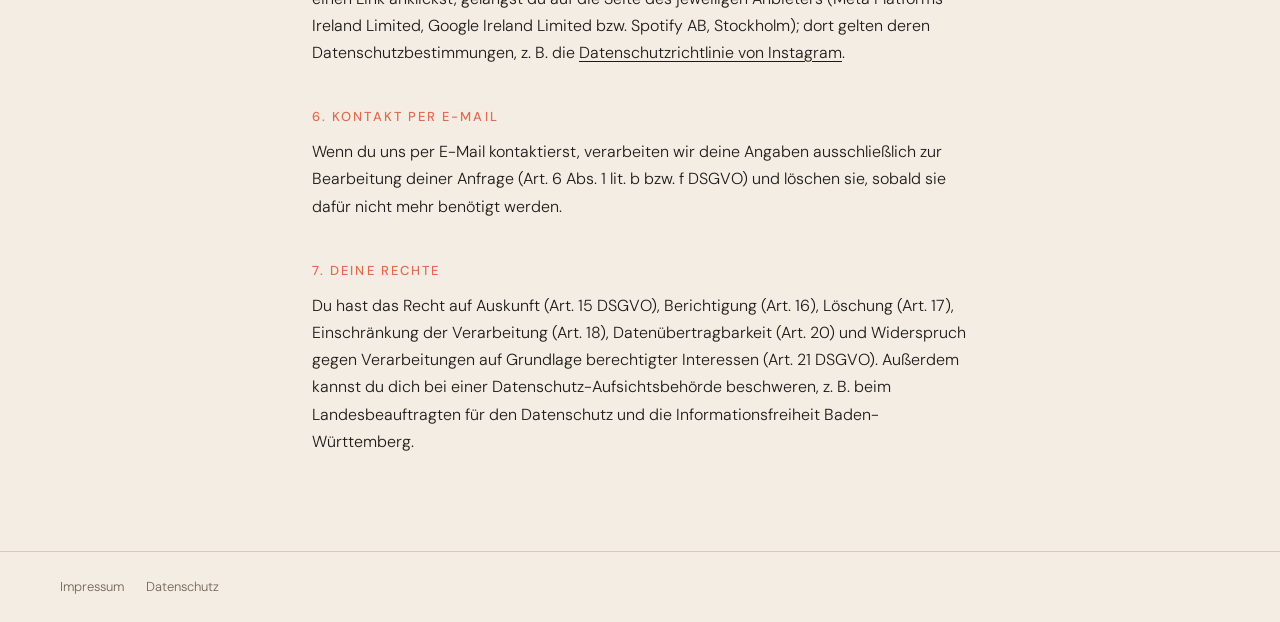
<file: datenschutz.html>
<!doctype html>
<html lang="de">
<head>
<meta charset="utf-8">
<meta name="viewport" content="width=device-width, initial-scale=1">
<meta name="robots" content="noindex">
<title>Datenschutz – felden</title>
<link rel="stylesheet" href="fonts/fonts.css">
<style>
  *{box-sizing:border-box;margin:0;padding:0}
  body{background:#f4ede4;color:#1d1a17;font-family:'DM Sans',system-ui,sans-serif;font-weight:300;font-size:16px;line-height:1.7;-webkit-font-smoothing:antialiased}
  a{color:inherit;text-underline-offset:3px}
  header{display:flex;justify-content:space-between;align-items:center;padding:22px clamp(16px,5vw,60px);border-bottom:1px solid #d9cbb8}
  header a{text-decoration:none}
  .logo{font-family:'Instrument Serif',Georgia,serif;font-size:26px;font-weight:400}
  .back{font-size:13px;letter-spacing:.12em;text-transform:uppercase;color:#6f6458}
  .back:hover{color:#1d1a17}
  main{max-width:720px;margin:0 auto;padding:clamp(56px,9vw,110px) clamp(16px,5vw,32px) 80px}
  h1{font-family:'Instrument Serif',Georgia,serif;font-weight:400;font-size:clamp(44px,7vw,76px);line-height:1;letter-spacing:-.02em;margin-bottom:36px;hyphens:manual}
  h2{font-size:13px;font-weight:500;letter-spacing:.16em;text-transform:uppercase;color:#df6c4f;margin:40px 0 10px}
  p{margin-bottom:1em}
  p.small{font-size:13px;color:#6f6458}
  mark{background:#df6c4f33;color:inherit;padding:0 4px}
  footer{display:flex;gap:22px;padding:24px clamp(16px,5vw,60px);border-top:1px solid #d9cbb8;font-size:13px;color:#6f6458}
  footer a{text-decoration:none}
</style>
</head>
<body>
<header><a class="logo" href="index.html">felden</a><a class="back" href="index.html">← Zur Startseite</a></header>
<main>
<h1>Datenschutz&shy;erklärung</h1>
<p class="small">Stand: Oktober 2026</p>
<h2>1. Verantwortlicher</h2>
<p><mark>[Vor- und Nachname]</mark><br><mark>[Straße und Hausnummer]</mark><br><mark>[PLZ Ort]</mark><br>E-Mail: <mark>[E-Mail-Adresse]</mark></p>
<h2>2. Das Wichtigste in Kürze</h2>
<p>Diese Website setzt keine Cookies, verwendet keine Analyse- oder Tracking-Werkzeuge und lädt keine Inhalte von Drittanbietern, solange du nicht selbst aktiv ein Video startest. Alle Schriften werden direkt von unserem Server geladen, nicht von Google Fonts.</p>
<h2>3. Hosting über GitHub Pages</h2>
<p>Diese Website wird über GitHub Pages bereitgestellt, einen Dienst der GitHub Inc., 88 Colin P. Kelly Jr. Street, San Francisco, CA 94107, USA. Beim Aufruf der Website verarbeitet GitHub technisch notwendige Daten wie deine IP-Adresse, Datum und Uhrzeit des Zugriffs, die aufgerufene Seite und Browser-Informationen (Server-Logfiles), um die Seite auszuliefern und die Sicherheit des Dienstes zu gewährleisten.</p>
<p>Rechtsgrundlage ist unser berechtigtes Interesse an einer sicheren und zuverlässigen Bereitstellung der Website (Art. 6 Abs. 1 lit. f DSGVO). Dabei können Daten in die USA übermittelt werden. GitHub ist nach dem EU-US Data Privacy Framework zertifiziert. Weitere Informationen: <a href="https://docs.github.com/de/site-policy/privacy-policies/github-general-privacy-statement" target="_blank" rel="noopener">Datenschutzerklärung von GitHub</a>.</p>
<h2>4. YouTube-Videos (Zwei-Klick-Lösung)</h2>
<p>Wir binden ein Video unseres YouTube-Kanals ein. Anbieter ist die Google Ireland Limited, Gordon House, Barrow Street, Dublin 4, Irland. Das Video wird <strong>erst geladen, wenn du auf „Video abspielen“ klickst</strong>. Vorher wird keine Verbindung zu YouTube hergestellt; das Vorschaubild liegt auf unserem eigenen Server.</p>
<p>Nach deinem Klick wird eine Verbindung zu den Servern von YouTube (im erweiterten Datenschutzmodus über youtube-nocookie.com) aufgebaut. Dabei werden u.&nbsp;a. deine IP-Adresse und Informationen über das Abspielen an Google übertragen; YouTube kann zudem Informationen auf deinem Endgerät speichern. Eine Übermittlung in die USA ist möglich; Google ist nach dem EU-US Data Privacy Framework zertifiziert.</p>
<p>Rechtsgrundlage ist deine Einwilligung durch den Klick (Art. 6 Abs. 1 lit. a DSGVO, § 25 Abs. 1 TDDDG). Du kannst sie jederzeit für die Zukunft widerrufen, indem du die Seite neu lädst – dann wird das Video nicht mehr automatisch geladen. Mehr Informationen: <a href="https://policies.google.com/privacy?hl=de" target="_blank" rel="noopener">Datenschutzerklärung von Google</a>.</p>
<h2>5. Links zu Instagram, YouTube und Spotify</h2>
<p>Auf dieser Website befinden sich einfache Links zu unserem Instagram-Profil, unserem YouTube-Kanal und unserem Spotify-Profil, keine eingebetteten Plugins. Erst wenn du einen Link anklickst, gelangst du auf die Seite des jeweiligen Anbieters (Meta Platforms Ireland Limited, Google Ireland Limited bzw. Spotify AB, Stockholm); dort gelten deren Datenschutzbestimmungen, z.&nbsp;B. die <a href="https://privacycenter.instagram.com/policy" target="_blank" rel="noopener">Datenschutzrichtlinie von Instagram</a>.</p>
<h2>6. Kontakt per E-Mail</h2>
<p>Wenn du uns per E-Mail kontaktierst, verarbeiten wir deine Angaben ausschließlich zur Bearbeitung deiner Anfrage (Art. 6 Abs. 1 lit. b bzw. f DSGVO) und löschen sie, sobald sie dafür nicht mehr benötigt werden.</p>
<h2>7. Deine Rechte</h2>
<p>Du hast das Recht auf Auskunft (Art. 15 DSGVO), Berichtigung (Art. 16), Löschung (Art. 17), Einschränkung der Verarbeitung (Art. 18), Datenübertragbarkeit (Art. 20) und Widerspruch gegen Verarbeitungen auf Grundlage berechtigter Interessen (Art. 21 DSGVO). Außerdem kannst du dich bei einer Datenschutz-Aufsichtsbehörde beschweren, z.&nbsp;B. beim Landesbeauftragten für den Datenschutz und die Informationsfreiheit Baden-Württemberg.</p>
</main>
<footer><a href="impressum.html">Impressum</a><a href="datenschutz.html">Datenschutz</a></footer>
</body>
</html>
</file>
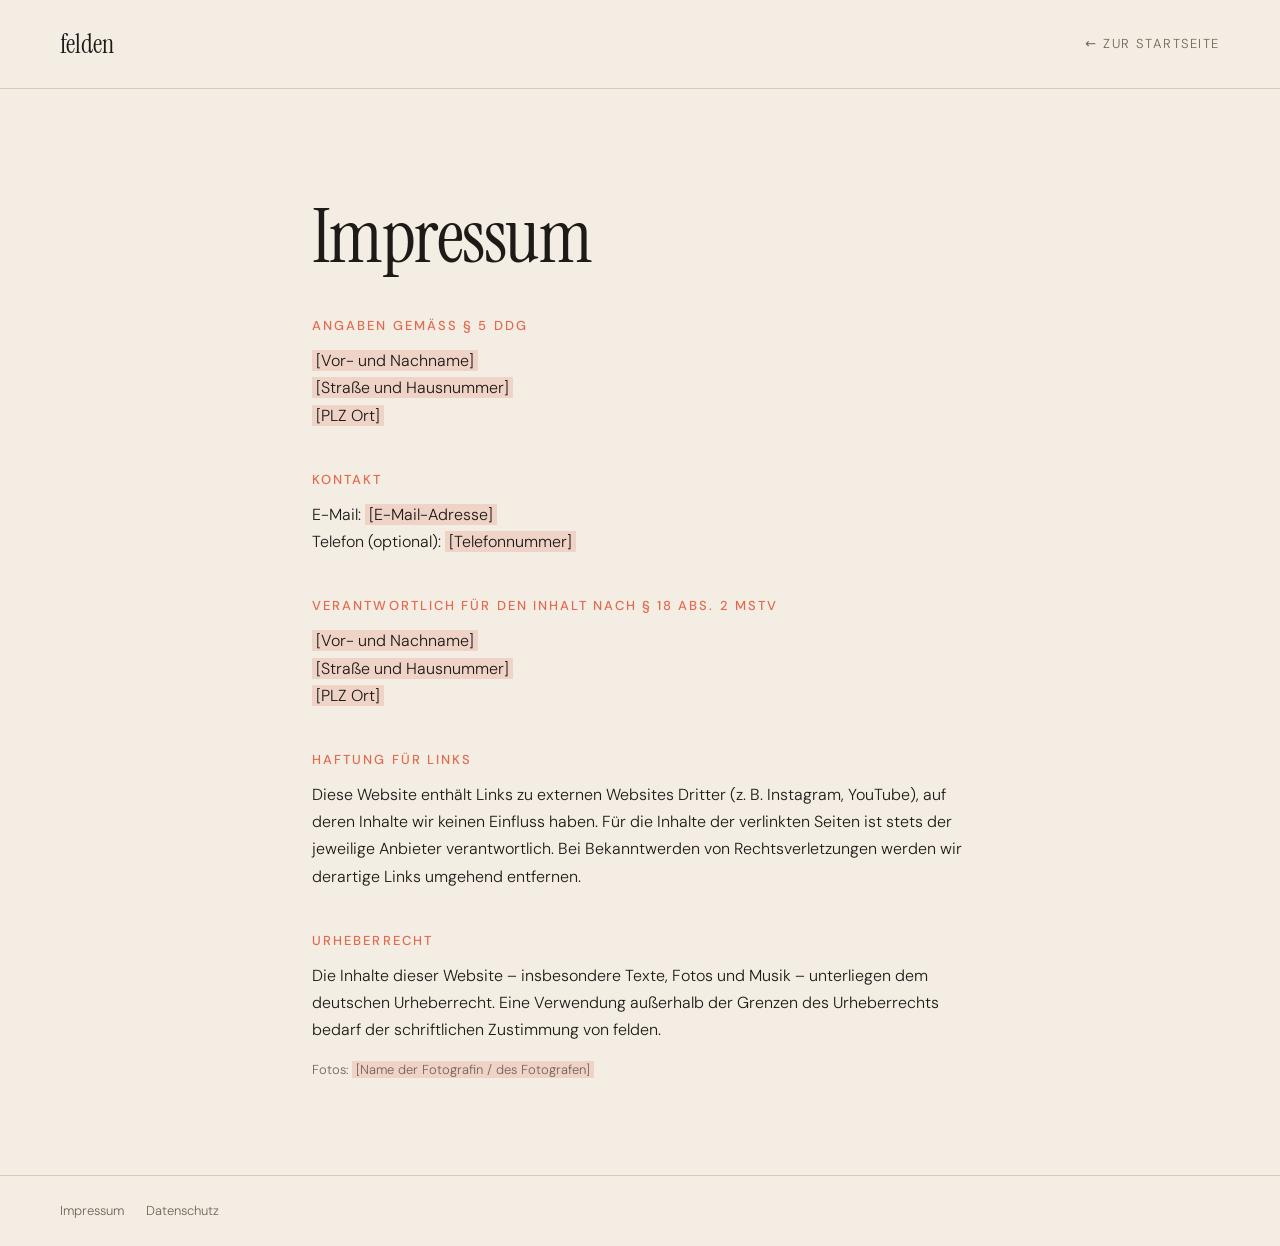
<file: impressum.html>
<!doctype html>
<html lang="de">
<head>
<meta charset="utf-8">
<meta name="viewport" content="width=device-width, initial-scale=1">
<meta name="robots" content="noindex">
<title>Impressum – felden</title>
<link rel="stylesheet" href="fonts/fonts.css">
<style>
  *{box-sizing:border-box;margin:0;padding:0}
  body{background:#f4ede4;color:#1d1a17;font-family:'DM Sans',system-ui,sans-serif;font-weight:300;font-size:16px;line-height:1.7;-webkit-font-smoothing:antialiased}
  a{color:inherit;text-underline-offset:3px}
  header{display:flex;justify-content:space-between;align-items:center;padding:22px clamp(16px,5vw,60px);border-bottom:1px solid #d9cbb8}
  header a{text-decoration:none}
  .logo{font-family:'Instrument Serif',Georgia,serif;font-size:26px;font-weight:400}
  .back{font-size:13px;letter-spacing:.12em;text-transform:uppercase;color:#6f6458}
  .back:hover{color:#1d1a17}
  main{max-width:720px;margin:0 auto;padding:clamp(56px,9vw,110px) clamp(16px,5vw,32px) 80px}
  h1{font-family:'Instrument Serif',Georgia,serif;font-weight:400;font-size:clamp(44px,7vw,76px);line-height:1;letter-spacing:-.02em;margin-bottom:36px;hyphens:manual}
  h2{font-size:13px;font-weight:500;letter-spacing:.16em;text-transform:uppercase;color:#df6c4f;margin:40px 0 10px}
  p{margin-bottom:1em}
  p.small{font-size:13px;color:#6f6458}
  mark{background:#df6c4f33;color:inherit;padding:0 4px}
  footer{display:flex;gap:22px;padding:24px clamp(16px,5vw,60px);border-top:1px solid #d9cbb8;font-size:13px;color:#6f6458}
  footer a{text-decoration:none}
</style>
</head>
<body>
<header><a class="logo" href="index.html">felden</a><a class="back" href="index.html">← Zur Startseite</a></header>
<main>
<h1>Impressum</h1>
<h2>Angaben gemäß § 5 DDG</h2>
<p><mark>[Vor- und Nachname]</mark><br><mark>[Straße und Hausnummer]</mark><br><mark>[PLZ Ort]</mark></p>
<h2>Kontakt</h2>
<p>E-Mail: <mark>[E-Mail-Adresse]</mark><br>Telefon (optional): <mark>[Telefonnummer]</mark></p>
<h2>Verantwortlich für den Inhalt nach § 18 Abs. 2 MStV</h2>
<p><mark>[Vor- und Nachname]</mark><br><mark>[Straße und Hausnummer]</mark><br><mark>[PLZ Ort]</mark></p>
<h2>Haftung für Links</h2>
<p>Diese Website enthält Links zu externen Websites Dritter (z.&nbsp;B. Instagram, YouTube), auf deren Inhalte wir keinen Einfluss haben. Für die Inhalte der verlinkten Seiten ist stets der jeweilige Anbieter verantwortlich. Bei Bekanntwerden von Rechtsverletzungen werden wir derartige Links umgehend entfernen.</p>
<h2>Urheberrecht</h2>
<p>Die Inhalte dieser Website – insbesondere Texte, Fotos und Musik – unterliegen dem deutschen Urheberrecht. Eine Verwendung außerhalb der Grenzen des Urheberrechts bedarf der schriftlichen Zustimmung von felden.</p>
<p class="small">Fotos: <mark>[Name der Fotografin / des Fotografen]</mark></p>
</main>
<footer><a href="impressum.html">Impressum</a><a href="datenschutz.html">Datenschutz</a></footer>
</body>
</html>
</file>
<file: fonts/fonts.css>
/* Lokal gehostete Schriften (SIL Open Font License) – keine Verbindung zu Google */
@font-face{font-family:'DM Sans';font-style:normal;font-weight:300;font-display:swap;src:url(dm-sans-latin-300-normal.woff2) format('woff2');unicode-range:U+0000-00FF, U+0131, U+0152-0153, U+02BB-02BC, U+02C6, U+02DA, U+02DC, U+0304, U+0308, U+0329, U+2000-206F, U+20AC, U+2122, U+2191, U+2193, U+2212, U+2215, U+FEFF, U+FFFD}
@font-face{font-family:'DM Sans';font-style:normal;font-weight:400;font-display:swap;src:url(dm-sans-latin-400-normal.woff2) format('woff2');unicode-range:U+0000-00FF, U+0131, U+0152-0153, U+02BB-02BC, U+02C6, U+02DA, U+02DC, U+0304, U+0308, U+0329, U+2000-206F, U+20AC, U+2122, U+2191, U+2193, U+2212, U+2215, U+FEFF, U+FFFD}
@font-face{font-family:'DM Sans';font-style:normal;font-weight:500;font-display:swap;src:url(dm-sans-latin-500-normal.woff2) format('woff2');unicode-range:U+0000-00FF, U+0131, U+0152-0153, U+02BB-02BC, U+02C6, U+02DA, U+02DC, U+0304, U+0308, U+0329, U+2000-206F, U+20AC, U+2122, U+2191, U+2193, U+2212, U+2215, U+FEFF, U+FFFD}
@font-face{font-family:'Instrument Serif';font-style:normal;font-weight:400;font-display:swap;src:url(instrument-serif-latin-400-normal.woff2) format('woff2');unicode-range:U+0000-00FF, U+0131, U+0152-0153, U+02BB-02BC, U+02C6, U+02DA, U+02DC, U+0304, U+0308, U+0329, U+2000-206F, U+20AC, U+2122, U+2191, U+2193, U+2212, U+2215, U+FEFF, U+FFFD}
@font-face{font-family:'Instrument Serif';font-style:italic;font-weight:400;font-display:swap;src:url(instrument-serif-latin-400-italic.woff2) format('woff2');unicode-range:U+0000-00FF, U+0131, U+0152-0153, U+02BB-02BC, U+02C6, U+02DA, U+02DC, U+0304, U+0308, U+0329, U+2000-206F, U+20AC, U+2122, U+2191, U+2193, U+2212, U+2215, U+FEFF, U+FFFD}
@font-face{font-family:'Syne';font-style:normal;font-weight:700;font-display:swap;src:url(syne-latin-700-normal.woff2) format('woff2');unicode-range:U+0000-00FF, U+0131, U+0152-0153, U+02BB-02BC, U+02C6, U+02DA, U+02DC, U+0304, U+0308, U+0329, U+2000-206F, U+20AC, U+2122, U+2191, U+2193, U+2212, U+2215, U+FEFF, U+FFFD}
@font-face{font-family:'Syne';font-style:normal;font-weight:800;font-display:swap;src:url(syne-latin-800-normal.woff2) format('woff2');unicode-range:U+0000-00FF, U+0131, U+0152-0153, U+02BB-02BC, U+02C6, U+02DA, U+02DC, U+0304, U+0308, U+0329, U+2000-206F, U+20AC, U+2122, U+2191, U+2193, U+2212, U+2215, U+FEFF, U+FFFD}
@font-face{font-family:'Space Mono';font-style:normal;font-weight:400;font-display:swap;src:url(space-mono-latin-400-normal.woff2) format('woff2');unicode-range:U+0000-00FF, U+0131, U+0152-0153, U+02BB-02BC, U+02C6, U+02DA, U+02DC, U+0304, U+0308, U+0329, U+2000-206F, U+20AC, U+2122, U+2191, U+2193, U+2212, U+2215, U+FEFF, U+FFFD}
</file>
